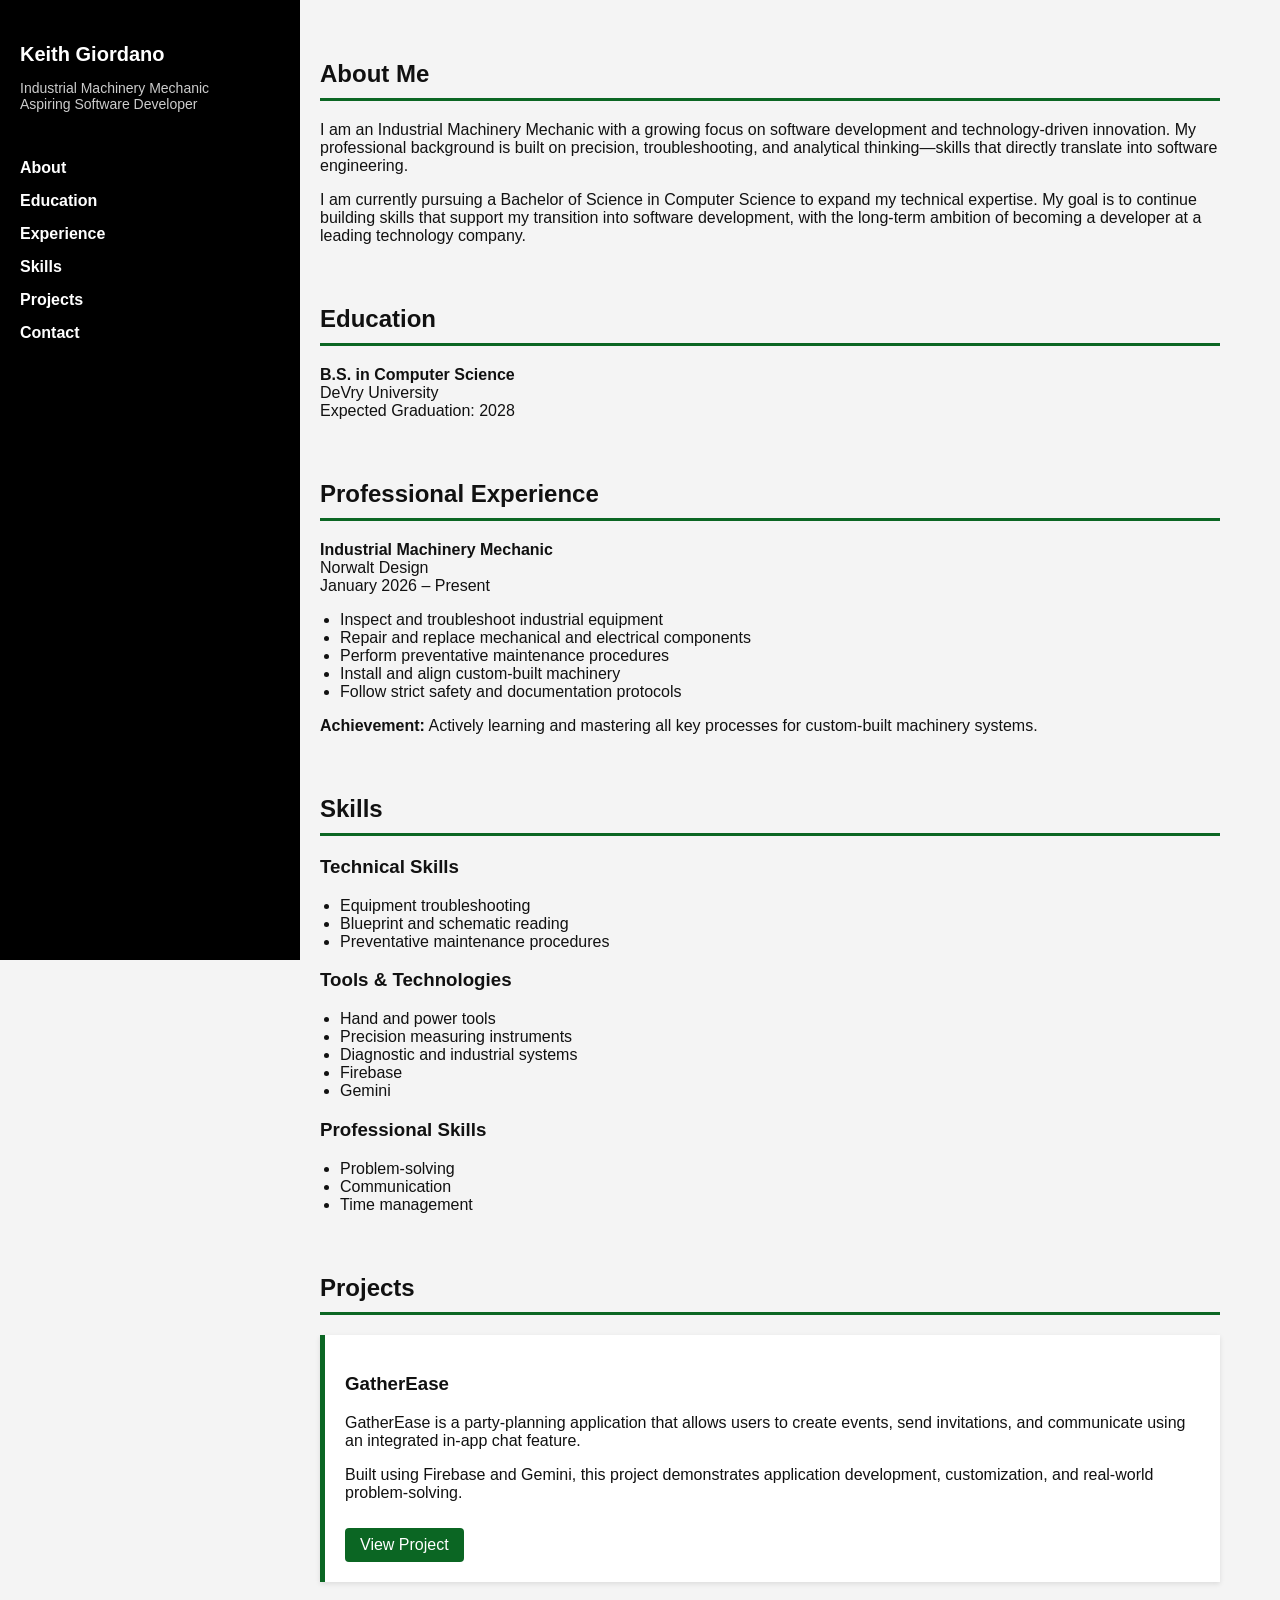
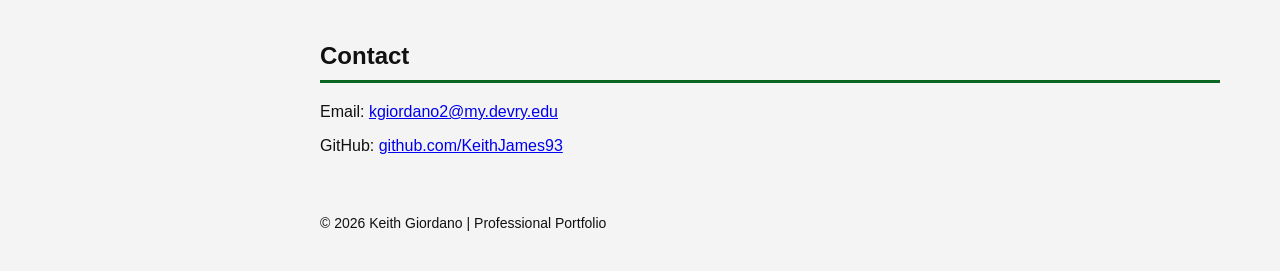
<file: index.html>
<!DOCTYPE html>
<html lang="en">
<head>
<meta charset="UTF-8">
<meta name="viewport" content="width=device-width, initial-scale=1.0">
<title>Keith Giordano | Portfolio</title>

<style>
:root {
  --primary: #000000;
  --accent: #0b6623; /* forest green */
  --light-bg: #f4f4f4;
  --dark-bg: #121212;
  --text-light: #ffffff;
  --text-dark: #111111;
}

body {
  margin: 0;
  font-family: Arial, Helvetica, sans-serif;
  display: flex;
  background-color: var(--light-bg);
  color: var(--text-dark);
}

.sidebar {
  width: 260px;
  background-color: var(--primary);
  color: var(--text-light);
  min-height: 100vh;
  padding: 30px 20px;
  position: fixed;
}

.sidebar h1 {
  font-size: 20px;
  margin-bottom: 10px;
}

.sidebar p {
  font-size: 14px;
  color: #ccc;
}

  .nav a {
  display: block;
  color: var(--text-light);
  text-decoration: none;
  margin: 15px 0;
  font-weight: bold;
}

.nav a:hover {
  color: var(--accent);
}

.content {
  margin-left: 280px;
  padding: 40px;
  max-width: 900px;
}

section {
  margin-bottom: 60px;
}

h2 {
  border-bottom: 3px solid var(--accent);
  padding-bottom: 10px;
  margin-bottom: 20px;
}

ul {
  padding-left: 20px;
}

.project {
  background-color: white;
  padding: 20px;
  border-left: 5px solid var(--accent);
  margin-bottom: 20px;
  box-shadow: 0 2px 5px rgba(0,0,0,0.1);
}

a.button {
  display: inline-block;
  margin-top: 10px;
  padding: 8px 15px;
  background-color: var(--accent);
  color: white;
  text-decoration: none;
  border-radius: 4px;
}

a.button:hover {
  opacity: 0.8;
}

footer {
  margin-top: 40px;
  font-size: 14px;
}
</style>
</head>

<body>
  
<div class="sidebar">
  <h1>Keith Giordano</h1>
  <p>Industrial Machinery Mechanic<br>Aspiring Software Developer</p>

  <div class="nav-indicator"></div>
  
  <div class="nav">
    <a href="#about">About</a>
    <a href="#education">Education</a>
    <a href="#experience">Experience</a>
    <a href="#skills">Skills</a>
    <a href="#projects">Projects</a>
    <a href="#contact">Contact</a>
  </div>
</div>

<div class="content">

<section id="about">
  <h2>About Me</h2>
  <p>
    I am an Industrial Machinery Mechanic with a growing focus on software development and technology-driven innovation.
    My professional background is built on precision, troubleshooting, and analytical thinking—skills that directly
    translate into software engineering.
  </p>
  <p>
    I am currently pursuing a Bachelor of Science in Computer Science to expand my technical expertise.
    My goal is to continue building skills that support my transition into software development, with the
    long-term ambition of becoming a developer at a leading technology company.
  </p>
</section>

<section id="education">
  <h2>Education</h2>
  <p><strong>B.S. in Computer Science</strong><br>
  DeVry University<br>
  Expected Graduation: 2028</p>
</section>

<section id="experience">
  <h2>Professional Experience</h2>
  <p><strong>Industrial Machinery Mechanic</strong><br>
  Norwalt Design<br>
  January 2026 – Present</p>

  <ul>
    <li>Inspect and troubleshoot industrial equipment</li>
    <li>Repair and replace mechanical and electrical components</li>
    <li>Perform preventative maintenance procedures</li>
    <li>Install and align custom-built machinery</li>
    <li>Follow strict safety and documentation protocols</li>
  </ul>

  <p><strong>Achievement:</strong> Actively learning and mastering all key processes for custom-built machinery systems.</p>
</section>

<section id="skills">
  <h2>Skills</h2>

  <h3>Technical Skills</h3>
  <ul>
    <li>Equipment troubleshooting</li>
    <li>Blueprint and schematic reading</li>
    <li>Preventative maintenance procedures</li>
  </ul>

  <h3>Tools & Technologies</h3>
  <ul>
    <li>Hand and power tools</li>
    <li>Precision measuring instruments</li>
    <li>Diagnostic and industrial systems</li>
    <li>Firebase</li>
    <li>Gemini</li>
  </ul>

  <h3>Professional Skills</h3>
  <ul>
    <li>Problem-solving</li>
    <li>Communication</li>
    <li>Time management</li>
  </ul>
</section>

<section id="projects">
  <h2>Projects</h2>

  <div class="project">
    <h3>GatherEase</h3>
    <p>
      GatherEase is a party-planning application that allows users to create events, send invitations,
      and communicate using an integrated in-app chat feature.
    </p>
    <p>
      Built using Firebase and Gemini, this project demonstrates application development,
      customization, and real-world problem-solving.
    </p>
    <a class="button" href="https://studio--studio-7686669059-4ee6b.us-central1.hosted.app/" target="_blank">
      View Project
    </a>
  </div>
</section>

<section id="contact">
  <h2>Contact</h2>
  <p>Email: <a href="mailto:kgiordano2@my.devry.edu">kgiordano2@my.devry.edu</a></p>
  <p>GitHub: <a href="https://github.com/KeithJames93" target="_blank">github.com/KeithJames93</a></p>
</section>

<footer>
  © 2026 Keith Giordano | Professional Portfolio
</footer>

</div>
  
<script src="script.js"></script>

</body>
</html>
</file>
